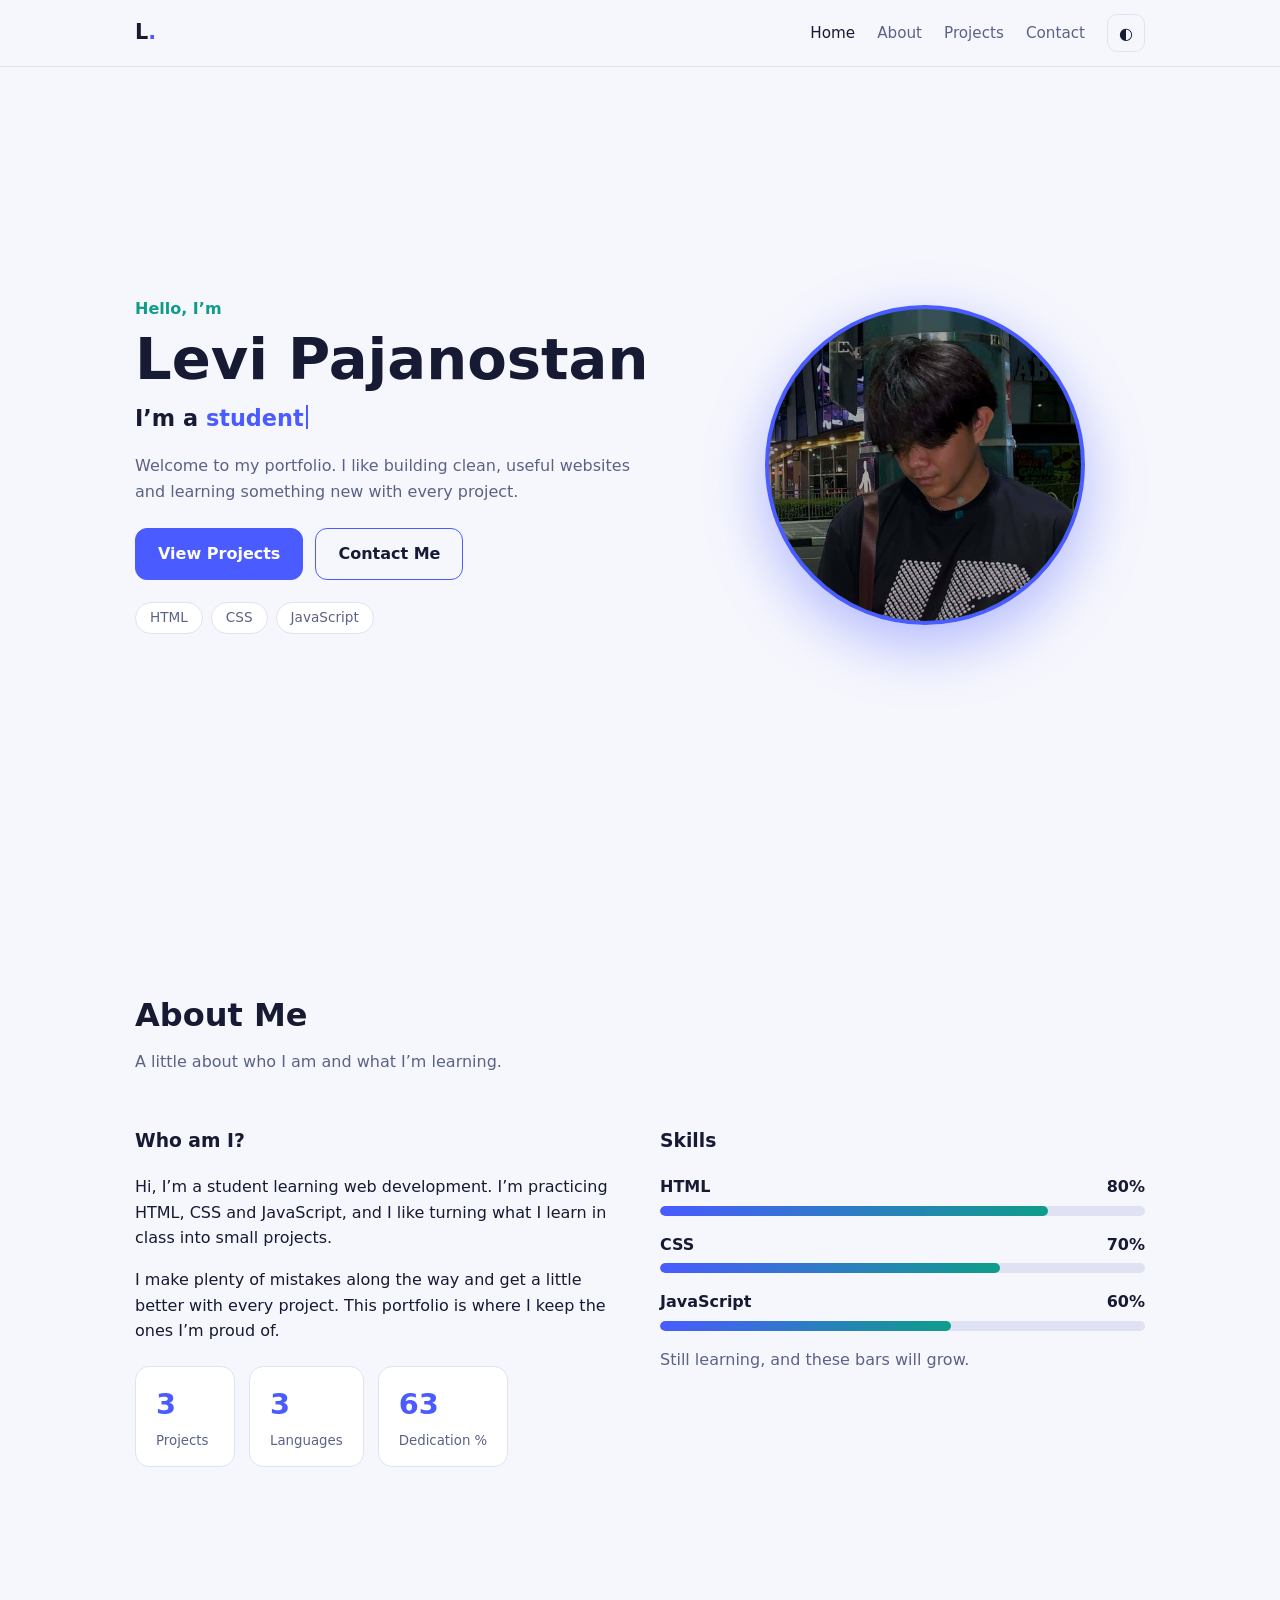
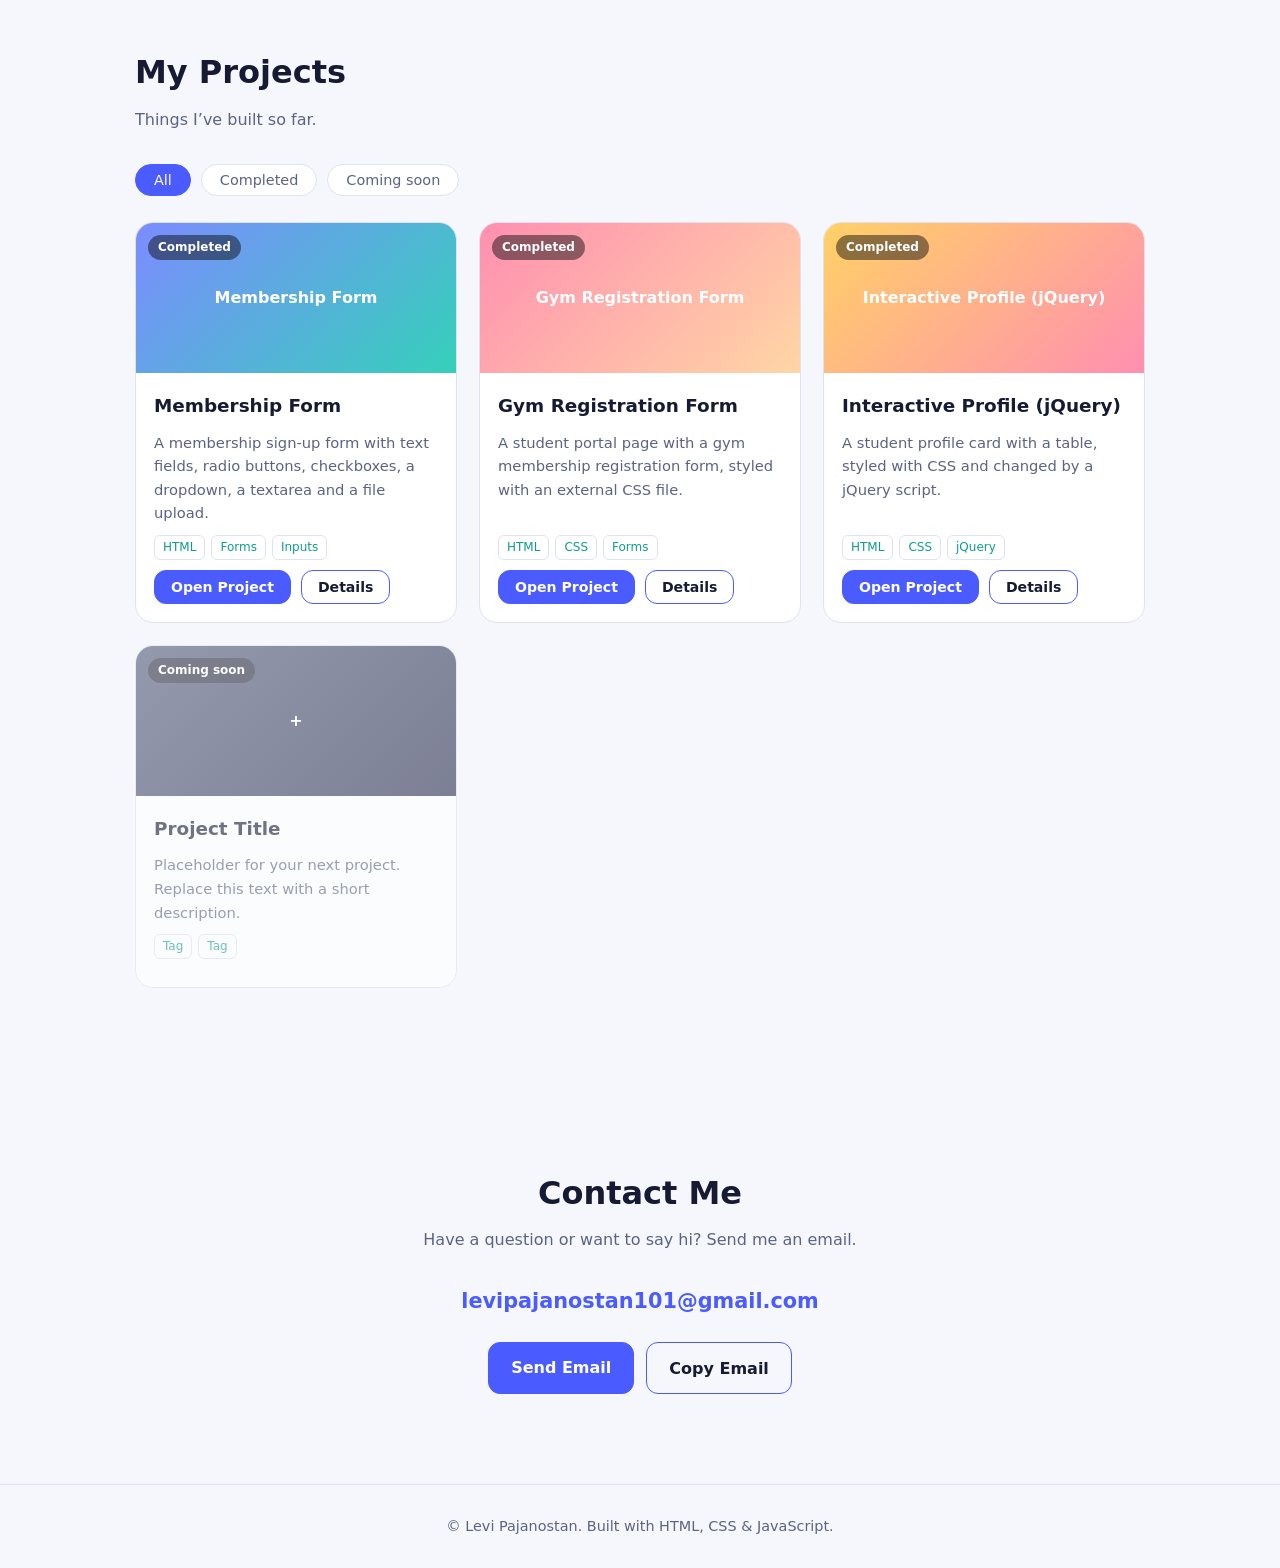
<file: luis-portfolio/index.html>
<!DOCTYPE html>
<html lang="en">
<head>
<meta charset="utf-8">
<meta name="viewport" content="width=device-width, initial-scale=1, viewport-fit=cover">
<title>Levi Pajanostan | Portfolio</title>
<meta name="description" content="Personal portfolio – home, about and projects.">
<style>
:root{--bg:#0f1220;--surface:#181c30;--text:#eef0fa;--muted:#9aa1c0;--accent:#7c8cff;--accent2:#35d0ba;--line:#262b47;box-sizing:border-box;padding-top:env(safe-area-inset-top,0px);padding-bottom:env(safe-area-inset-bottom,0px)}
@media (prefers-color-scheme:light){:root:not([data-theme="dark"]){--bg:#f6f7fd;--surface:#fff;--text:#161a33;--muted:#5b6285;--accent:#4a5bff;--accent2:#0f9d8a;--line:#dfe2f2}}
:root[data-theme="light"]{--bg:#f6f7fd;--surface:#fff;--text:#161a33;--muted:#5b6285;--accent:#4a5bff;--accent2:#0f9d8a;--line:#dfe2f2}
:root[data-theme="dark"]{--bg:#0f1220;--surface:#181c30;--text:#eef0fa;--muted:#9aa1c0;--accent:#7c8cff;--accent2:#35d0ba;--line:#262b47}
*,*::before,*::after{box-sizing:border-box}
html{scroll-behavior:smooth;scroll-padding-top:calc(70px + env(safe-area-inset-top,0px))}
body{margin:0;background:var(--bg);color:var(--text);font-family:system-ui,-apple-system,"Segoe UI",Roboto,sans-serif;line-height:1.6}
a{color:inherit;text-decoration:none}
section{padding:90px 20px;max-width:1050px;margin:0 auto}
h2{font-size:2rem;margin:0 0 8px}
.sub{color:var(--muted);margin:0 0 32px}
header{position:fixed;top:0;left:0;right:0;z-index:20;background:color-mix(in srgb,var(--bg) 85%,transparent);backdrop-filter:blur(10px);border-bottom:1px solid var(--line);padding-top:env(safe-area-inset-top,0px)}
nav{max-width:1050px;margin:0 auto;display:flex;align-items:center;justify-content:space-between;padding:14px 20px}
.logo{font-weight:800;font-size:1.3rem}.logo span{color:var(--accent)}
.links{display:flex;gap:22px;align-items:center}
.links a{color:var(--muted);font-weight:500;font-size:.95rem}.links a:hover,.links a.on{color:var(--text)}
.icon-btn{background:none;border:1px solid var(--line);color:var(--text);border-radius:10px;width:38px;height:38px;cursor:pointer;font-size:1rem}
.burger{display:none}
.hero{min-height:100vh;display:grid;grid-template-columns:1.2fr 1fr;gap:40px;align-items:center;padding-top:120px}
.hello{color:var(--accent2);font-weight:600;margin:0}
.hero h1{font-size:clamp(2.2rem,6vw,3.6rem);line-height:1.1;margin:6px 0 10px}
.role{font-size:1.4rem;font-weight:600;margin:0 0 14px}.role span{color:var(--accent)}
.cursor{display:inline-block;width:2px;height:1.1em;background:var(--accent);margin-left:2px;vertical-align:-3px;animation:blink 1s steps(1) infinite}
@keyframes blink{50%{opacity:0}}
.lead{color:var(--muted);max-width:520px}
.btns{display:flex;gap:12px;flex-wrap:wrap;margin-top:24px}
.btn{display:inline-block;padding:12px 22px;border-radius:12px;font-weight:600;border:1px solid var(--accent);cursor:pointer;font-size:1rem;font-family:inherit}
.btn.p{background:var(--accent);color:#fff}.btn.s{background:none;color:var(--text)}
.btn:hover{transform:translateY(-2px);transition:transform .15s}
.avatar{width:min(320px,80%);aspect-ratio:1;margin:0 auto;border-radius:50%;overflow:hidden;background:linear-gradient(135deg,var(--accent),var(--accent2));display:grid;place-items:center;font-size:6rem;font-weight:800;color:#fff;border:4px solid var(--accent);box-shadow:0 20px 60px color-mix(in srgb,var(--accent) 40%,transparent)}
.avatar img{width:100%;height:100%;object-fit:cover;display:block}
.chips{display:flex;gap:8px;flex-wrap:wrap;margin-top:22px}
.chip{background:var(--surface);border:1px solid var(--line);border-radius:999px;padding:4px 14px;font-size:.85rem;color:var(--muted)}
.about{display:grid;grid-template-columns:1fr 1fr;gap:40px}
.stats{display:flex;gap:14px;margin-top:22px;flex-wrap:wrap}
.stat{background:var(--surface);border:1px solid var(--line);border-radius:14px;padding:14px 20px;min-width:100px}
.stat b{font-size:1.8rem;color:var(--accent);display:block}.stat small{color:var(--muted)}
.skill{margin-bottom:16px}.skill div{display:flex;justify-content:space-between;font-weight:600;margin-bottom:6px}
.bar{height:10px;background:var(--line);border-radius:99px;overflow:hidden}
.bar i{display:block;height:100%;width:0;background:linear-gradient(90deg,var(--accent),var(--accent2));border-radius:99px;transition:width 1.2s ease}
.filters{display:flex;gap:10px;margin-bottom:26px;flex-wrap:wrap}
.f{background:var(--surface);border:1px solid var(--line);color:var(--muted);border-radius:999px;padding:7px 18px;cursor:pointer;font-family:inherit;font-size:.9rem}
.f.on{background:var(--accent);color:#fff;border-color:var(--accent)}
.grid{display:grid;grid-template-columns:repeat(auto-fill,minmax(270px,1fr));gap:22px}
.card{background:var(--surface);border:1px solid var(--line);border-radius:18px;overflow:hidden;display:flex;flex-direction:column;transition:transform .2s}
.card:hover{transform:translateY(-5px)}
.thumb{height:150px;display:grid;place-items:center;font-weight:700;color:#fff;position:relative}
.badge{position:absolute;top:12px;left:12px;font-size:.75rem;background:rgba(0,0,0,.45);padding:3px 10px;border-radius:99px}
.body{padding:18px;display:flex;flex-direction:column;gap:10px;flex:1}
.body h3{margin:0;font-size:1.15rem}.body p{margin:0;color:var(--muted);font-size:.92rem;flex:1}
.tags{display:flex;gap:6px;flex-wrap:wrap}.tags span{font-size:.75rem;border:1px solid var(--line);border-radius:6px;padding:2px 8px;color:var(--accent2)}
.row{display:flex;gap:10px}.row .btn{padding:8px 16px;font-size:.88rem}
.card.soon{opacity:.6}.hide{display:none}
.contact{text-align:center}
.mail{font-size:1.3rem;font-weight:600;color:var(--accent);word-break:break-all}
.contact .btns{justify-content:center}
footer{text-align:center;color:var(--muted);padding:30px 20px calc(30px + env(safe-area-inset-bottom,0px));border-top:1px solid var(--line);font-size:.9rem}
#top{position:fixed;right:18px;bottom:calc(18px + env(safe-area-inset-bottom,0px));width:44px;height:44px;border-radius:50%;border:none;background:var(--accent);color:#fff;font-size:1.2rem;cursor:pointer;opacity:0;pointer-events:none;transition:opacity .2s;z-index:15}
#top.show{opacity:1;pointer-events:auto}
.modal{position:fixed;inset:0;background:rgba(0,0,0,.6);display:none;align-items:center;justify-content:center;padding:20px;z-index:30}
.modal.open{display:flex}
.box{background:var(--surface);border:1px solid var(--line);border-radius:18px;padding:26px;max-width:440px;width:100%;position:relative}
.box h3{margin-top:0}.x{position:absolute;top:10px;right:14px;background:none;border:none;color:var(--text);font-size:1.6rem;cursor:pointer}
.box.wide{max-width:780px;max-height:90vh;overflow:auto;padding:0}
.mf{background:#fff;color:#000;font-family:"Times New Roman",Times,serif;line-height:1.35;text-align:left}
.mf a{color:#0000ee;text-decoration:underline}
.mf p{margin:1em 0}.mf h1{font-size:2em;margin:.67em 0}.mf h3{font-size:1.17em;margin:1em 0}.mf h5{font-size:.83em;margin:1.2em 0}
.mf input,.mf select,.mf textarea{font-family:system-ui,sans-serif;font-size:.95rem}
.mf .x{color:#000;background:rgba(255,255,255,.7);border-radius:8px;width:32px;line-height:1;z-index:2}
.box.wide>.x{color:#000;background:rgba(255,255,255,.7);border-radius:8px;width:32px;line-height:1;z-index:2}
.mf2{background:beige;color:black;text-align:left}
.mf2 *{margin:0;padding:0;color:black;font-family:"Hobo Std",Chiller,serif}
.mf2 input,.mf2 select,.mf2 textarea{max-width:100%}
.pf{background:#fff;color:#000;font-family:Georgia,"Times New Roman",Times,serif;text-align:center;padding:50px 8px 8px;overflow-x:auto}
.pcard{background:pink;width:auto;padding:20px;border-radius:10px;border:solid 5px black}
.pf h1{font-size:2em;margin:.67em 0}.pf h2{font-size:1.5em;margin:.83em 0}.pf p{margin:1em 0}
.pf button{background:palevioletred;color:black;border:none;padding:10px 35px;border-radius:25px;font-family:inherit;font-size:13.33px;cursor:pointer;margin:2px}
.pf table{margin:0 auto}.pf th,.pf td{padding:1px 4px}
.toast{position:fixed;left:50%;bottom:calc(30px + env(safe-area-inset-bottom,0px));transform:translate(-50%,30px);background:var(--accent2);color:#06231f;padding:10px 20px;border-radius:99px;font-weight:600;opacity:0;transition:.3s;z-index:40}
.toast.show{opacity:1;transform:translate(-50%,0)}
.rv{opacity:0;transform:translateY(24px);transition:.7s}.rv.in{opacity:1;transform:none}
@media (max-width:760px){
.hero,.about{grid-template-columns:1fr}.hero{text-align:center;padding-top:110px}.lead{margin:0 auto}.btns,.chips{justify-content:center}.avatar{order:-1;width:200px}
.burger{display:inline-block}
.links{position:absolute;top:100%;left:0;right:0;background:var(--bg);border-bottom:1px solid var(--line);flex-direction:column;padding:16px;display:none}
.links.open{display:flex}
}
</style>
</head>
<body>
<header><nav>
<a href="#home" class="logo">L<span>.</span></a>
<div class="links" id="links">
<a href="#home" class="on">Home</a><a href="#about">About</a><a href="#projects">Projects</a><a href="#contact">Contact</a>
<button class="icon-btn" id="theme" aria-label="Toggle theme">◐</button>
</div>
<button class="icon-btn burger" id="burger" aria-label="Menu">☰</button>
</nav></header>

<section class="hero" id="home">
<div>
<p class="hello">Hello, I’m</p>
<h1 id="name">Levi Pajanostan</h1>
<p class="role">I’m a <span id="typed"></span><i class="cursor"></i></p>
<p class="lead">Welcome to my portfolio. I like building clean, useful websites and learning something new with every project.</p>
<div class="btns"><a class="btn p" href="#projects">View Projects</a><a class="btn s" href="#contact">Contact Me</a></div>
<div class="chips"><span class="chip">HTML</span><span class="chip">CSS</span><span class="chip">JavaScript</span></div>
</div>
<div class="avatar"><img id="photo" alt="Portrait of Levi Pajanostan" src="[data-uri]"></div>
</section>

<section id="about">
<div class="rv"><h2>About Me</h2><p class="sub">A little about who I am and what I’m learning.</p></div>
<div class="about rv">
<div>
<h3>Who am I?</h3>
<p>Hi, I’m a student learning web development. I’m practicing HTML, CSS and JavaScript, and I like turning what I learn in class into small projects.</p>
<p>I make plenty of mistakes along the way and get a little better with every project. This portfolio is where I keep the ones I’m proud of.</p>
<div class="stats">
<div class="stat"><b data-n="3">0</b><small>Projects</small></div>
<div class="stat"><b data-n="3">0</b><small>Languages</small></div>
<div class="stat"><b data-n="100">0</b><small>Dedication %</small></div>
</div>
</div>
<div id="skills">
<h3>Skills</h3>
<div class="skill"><div><span>HTML</span><span>80%</span></div><div class="bar"><i data-w="80"></i></div></div>
<div class="skill"><div><span>CSS</span><span>70%</span></div><div class="bar"><i data-w="70"></i></div></div>
<div class="skill"><div><span>JavaScript</span><span>60%</span></div><div class="bar"><i data-w="60"></i></div></div>
<p class="sub">Still learning, and these bars will grow.</p>
</div>
</div>
</section>

<section id="projects">
<div class="rv"><h2>My Projects</h2><p class="sub">Things I’ve built so far.</p></div>
<div class="filters rv">
<button class="f on" data-f="all">All</button><button class="f" data-f="done">Completed</button><button class="f" data-f="soon">Coming soon</button>
</div>
<div class="grid" id="grid"></div>
</section>

<section class="contact" id="contact">
<div class="rv">
<h2>Contact Me</h2>
<p class="sub">Have a question or want to say hi? Send me an email.</p>
<p class="mail" id="email">levipajanostan101@gmail.com</p>
<div class="btns"><a class="btn p" id="send" href="#">Send Email</a><button class="btn s" id="copy">Copy Email</button></div>
</div>
</section>

<footer>© <span id="foot">Levi Pajanostan</span>. Built with HTML, CSS &amp; JavaScript.</footer>
<button id="top" aria-label="Back to top">↑</button>

<div class="modal" id="modal"><div class="box"><button class="x" id="close" aria-label="Close">×</button><h3 id="mt"></h3><p id="md"></p><div class="tags" id="mg"></div></div></div>
<div class="modal" id="demo"><div class="box wide"><div class="mf"><button class="x" id="demoClose" aria-label="Close">×</button>
<div style="background-color:rgb(43,198,226);text-align:center;padding:10px"><h1>LECI ARTICLE</h1><p>LEVI PAGE</p></div>
<div style="background-color:rgb(131,204,131);text-align:center;padding:10px"><a href="#">Home</a> &nbsp; &nbsp; <a href="#">About</a> &nbsp; &nbsp; <a href="#">Contact</a></div>
<div style="padding:10px 20px">
<h3>MEMBERSHIP FORM</h3>
<form id="mform">
<b><p>Full name:</p></b><input type="text" name="FULL NAME">
<b><p>Password:</p></b><input type="password" name="PASSWORD">
<b><p>Email:</p></b><input type="text" name="EMAIL">
<b><p>Age:</p></b><input type="text" name="AGE">
<b><p>Gender:</p></b><input type="radio" name="Gender" value="Male"> Male <input type="radio" name="Gender" value="Female"> Female
<b><p>Member type:</p></b><select name="dropdown"><option value="VIP" selected>VIP</option><option value="REGULAR">REGULAR</option></select>
<b><p>Exercise type:</p></b><input type="checkbox" name="PROGRESSION"> Progression <input type="checkbox" name="WEAK"> Weak <input type="checkbox" name="WAG KA NA"> Wag ka na
<b><p>Tell us gaano ka kahina:</p></b><textarea rows="5" cols="50" name="description" placeholder="Enter description here..." style="max-width:100%"></textarea>
<b><p>TINGIN KATAWAN MO:</p></b><p><input type="file" name="fileupload" accept="image/*"></p>
<p><input type="submit" value="Submit"> <input type="reset" value="Reset"></p>
</form></div>
<div style="background-color:rgb(221,91,68);text-align:center;padding:10px"><h3>2026 NA PERO SAYO PARIN TALAGA</h3><h5>meowmeowmeow</h5><h5>arfarfarfarf</h5><h5>moomoomoomoo</h5></div>
</div></div></div>
<div class="modal" id="demo2"><div class="box wide"><button class="x" id="demoClose2" aria-label="Close">×</button>
<div class="mf2">
<div style="background-color:Pink;text-align:center;padding:10px"><h1>MY PERSONAL WEBSITE</h1><p>STUDENTS PERSONAL PORTAL</p></div>
<div style="background-color:beige;text-align:center;padding:10px"><a href="#">Home</a> &nbsp; &nbsp; <a href="#">Registration</a> &nbsp; &nbsp; <a href="#">Grades</a> &nbsp; &nbsp; <a href="#">Profile</a></div>
<div>
<div>GYM REGISTRATION FORM</div>
<h3>MEMBERSHIP FORM</h3>
<form id="mform2">
<b><p>Full name:</p></b><input type="text" name="FULL NAME">
<b><p>Password:</p></b><input type="password" name="PASSWORD">
<b><p>Email:</p></b><input type="text" name="EMAIL">
<b><p>Age:</p></b><input type="text" name="AGE">
<b><p>Gender:</p></b><input type="radio" name="Gender2" value="Male"> Male <input type="radio" name="Gender2" value="Female"> Female
<b><p>Member type:</p></b><select name="dropdown"><option value="VIP" selected>VIP</option><option value="REGULAR">REGULAR</option></select>
<b><p>Exercise type:</p></b><input type="checkbox" name="PROGRESSION"> Progression <input type="checkbox" name="WEAK"> Weak <input type="checkbox" name="WAG KA NA"> Wag ka na
<b><p>Tell us gaano ka kahina:</p></b><textarea rows="5" cols="50" name="description" placeholder="Enter description here..."></textarea>
<b><p>TINGIN KATAWAN MO:</p></b><p><input type="file" name="fileupload" accept="image/*"></p>
<br>
<input type="submit" value="Submit"> <input type="reset" value="Reset">
</form></div>
<div style="background-color:PINK;text-align:center;padding:10px"><h3>2026 BOXING WEBSITE</h3><h5>COPYRIGHTS</h5></div>
</div></div></div>
<div class="modal" id="demo3"><div class="box wide"><button class="x" id="demoClose3" aria-label="Close">×</button>
<div class="pf"><div class="pcard">
<h1 id="title">WELCOME STUDENTS!!</h1>
<p class="intro">WELCOME TO MY INTERACTIVE PROFILE.</p>
<h2>Student Information</h2>
<p>Name: Juan</p><p>Course: BSIT</p><p>Year Level: 3rd Year</p>
<br><br>
<button id="btnChangeTitle">Change Title</button> <button id="btnHideProfile">Hide Profile</button> <button id="ShowProfile">Show Profile</button>
<br><br>
<p id="message">Output</p>
<br><br>
<center><table border="1">
<tr><th>No.</th><th>Name</th><th>Section</th><th>Course</th><th>Year Level</th></tr>
<tr><td>1</td><td>2</td><td>3</td><td>4</td><td>5</td></tr>
<tr><td>Dogi</td><td>Catcat</td><td>Lionel</td><td>Tigger</td></tr>
<tr><td>BSIT11E</td><td>BSCS41D</td><td>BSHM22B</td><td>BSENTREP23A</td></tr>
<tr><td>Dog</td><td>Dogq</td><td>Doga</td><td>Dogi</td></tr>
</table></center>
</div></div></div></div>
<div class="toast" id="toast">Email copied!</div>

<script src="https://code.jquery.com/jquery-3.7.1.min.js"></script>
<script>
/* ===== EDIT THESE ===== */
var ME = {
  name: "Levi Pajanostan",
  email: "levipajanostan101@gmail.com",
  roles: ["student", "web developer", "problem solver", "lifelong learner"],
  projects: [
    {t:"Membership Form", d:"A membership sign-up form with text fields, radio buttons, checkboxes, a dropdown, a textarea and a file upload.", d_long:"Made for class to practice HTML form elements. Press Open Project to see the form’s output, and try filling it in.", tags:["HTML","Forms","Inputs"], done:true, c:["#7c8cff","#35d0ba"], link:"#", demo:1},
    {t:"Gym Registration Form", d:"A student portal page with a gym membership registration form, styled with an external CSS file.", d_long:"Made for class. It has a pink header, a nav bar, a registration form and a footer, with a linked Design.css. Press Open Project to see the output.", tags:["HTML","CSS","Forms"], done:true, c:["#ff8fb1","#ffd6a5"], link:"#", demo:2},
    {t:"Interactive Profile (jQuery)", d:"A student profile card with a table, styled with CSS and changed by a jQuery script.", d_long:"Made for class to practice jQuery selectors. The script turns the intro red, changes the title text, colors the headings and stripes the table rows. Press Open Project to see the output.", tags:["HTML","CSS","jQuery"], done:true, c:["#ffd166","#ff8fb1"], link:"#", demo:3},
    {t:"Project Title", d:"Placeholder for your next project. Replace this text with a short description.", d_long:"Coming soon.", tags:["Tag","Tag"], done:false, c:["#555b7a","#2c3050"], link:"#"}
  ]
};
/* ====================== */
var $=function(s){return document.querySelector(s)},$$=function(s){return Array.prototype.slice.call(document.querySelectorAll(s))};
$("#name").textContent=ME.name;$("#foot").textContent=ME.name;
$("#email").textContent=ME.email;$("#send").href="mailto:"+ME.email;document.title=ME.name+" | Portfolio";

/* typing effect */
(function(){var i=0,j=0,del=false,el=$("#typed");
function tick(){var w=ME.roles[i];el.textContent=w.slice(0,j);
if(!del&&j===w.length){del=true;return setTimeout(tick,1400)}
if(del&&j===0){del=false;i=(i+1)%ME.roles.length}
j+=del?-1:1;setTimeout(tick,del?50:100)}tick()})();

/* projects */
var grid=$("#grid");
ME.projects.forEach(function(p,idx){
var c=document.createElement("div");c.className="card"+(p.done?"":" soon");c.dataset.s=p.done?"done":"soon";
c.innerHTML='<div class="thumb" style="background:linear-gradient(135deg,'+p.c[0]+','+p.c[1]+')"><span class="badge">'+(p.done?"Completed":"Coming soon")+'</span>'+(p.done?p.t:"+")+'</div><div class="body"><h3></h3><p></p><div class="tags"></div><div class="row"></div></div>';
c.querySelector("h3").textContent=p.t;c.querySelector("p").textContent=p.d;
p.tags.forEach(function(t){var s=document.createElement("span");s.textContent=t;c.querySelector(".tags").appendChild(s)});
var row=c.querySelector(".row");
if(p.done){row.innerHTML=(p.demo?'<button class="btn p" data-demo="'+p.demo+'">Open Project</button>':'<a class="btn p" href="'+p.link+'">Open Project</a>')+'<button class="btn s" data-i="'+idx+'">Details</button>'}
grid.appendChild(c)});
$$(".f").forEach(function(b){b.onclick=function(){$$(".f").forEach(function(x){x.classList.remove("on")});b.classList.add("on");
$$(".card").forEach(function(c){c.classList.toggle("hide",b.dataset.f!=="all"&&c.dataset.s!==b.dataset.f)})}});
grid.addEventListener("click",function(e){if(e.target.dataset.demo){$("#demo"+(e.target.dataset.demo==="1"?"":e.target.dataset.demo)).classList.add("open");return}var i=e.target.dataset.i;if(i===undefined)return;var p=ME.projects[i];
$("#mt").textContent=p.t;$("#md").textContent=p.d_long;$("#mg").innerHTML="";
p.tags.forEach(function(t){var s=document.createElement("span");s.textContent=t;$("#mg").appendChild(s)});$("#modal").classList.add("open")});
$("#close").onclick=function(){$("#modal").classList.remove("open")};
$("#modal").onclick=function(e){if(e.target===this)this.classList.remove("open")};
$("#demoClose").onclick=function(){$("#demo").classList.remove("open")};
$("#demoClose2").onclick=function(){$("#demo2").classList.remove("open")};
$("#demoClose3").onclick=function(){$("#demo3").classList.remove("open")};
$("#demo3").onclick=function(e){if(e.target===this)this.classList.remove("open")};
if(window.jQuery){jQuery(function(){var d=function(s){return jQuery("#demo3 "+s)};
d(".intro").css("color","red");d("#title").text("Goodmorning Hasta");d("h1").css("color","yellow");
d("tr:even").css("background","lightblue");d("tr:odd").css("background","pink")})}
$("#demo2").onclick=function(e){if(e.target===this)this.classList.remove("open")};
$("#mform2").onsubmit=function(e){e.preventDefault();var t=$("#toast");t.textContent="Form submitted!";t.classList.add("show");setTimeout(function(){t.classList.remove("show");t.textContent="Email copied!"},1800)};
$("#demo").onclick=function(e){if(e.target===this)this.classList.remove("open")};
$$("#demo a,#demo2 a").forEach(function(a){a.onclick=function(e){e.preventDefault()}});
$("#mform").onsubmit=function(e){e.preventDefault();var t=$("#toast");t.textContent="Form submitted!";t.classList.add("show");setTimeout(function(){t.classList.remove("show");t.textContent="Email copied!"},1800)};

/* copy email */
function toast(){var t=$("#toast");t.classList.add("show");setTimeout(function(){t.classList.remove("show")},1800)}
$("#copy").onclick=function(){
function fb(){var a=document.createElement("textarea");a.value=ME.email;document.body.appendChild(a);a.select();try{document.execCommand("copy")}catch(e){}a.remove();toast()}
try{navigator.clipboard.writeText(ME.email).then(toast,fb)}catch(e){fb()}};

/* theme + menu */
$("#theme").onclick=function(){var r=document.documentElement,dark=r.dataset.theme?r.dataset.theme==="dark":!matchMedia("(prefers-color-scheme: light)").matches;r.dataset.theme=dark?"light":"dark"};
$("#burger").onclick=function(){$("#links").classList.toggle("open")};
$$("#links a").forEach(function(a){a.onclick=function(){$("#links").classList.remove("open")}});

/* scroll: back to top, active link, reveal, counters, bars */
$("#top").onclick=function(){window.scrollTo({top:0,behavior:"smooth"})};
window.addEventListener("scroll",function(){$("#top").classList.toggle("show",scrollY>500);
var cur="home";["home","about","projects","contact"].forEach(function(id){if($("#"+id).getBoundingClientRect().top<200)cur=id});
$$(".links a").forEach(function(a){a.classList.toggle("on",a.getAttribute("href")==="#"+cur)})});
function count(el){var n=+el.dataset.n,v=0,s=Math.max(1,Math.ceil(n/40));var t=setInterval(function(){v=Math.min(n,v+s);el.textContent=v;if(v>=n)clearInterval(t)},30)}
var io=new IntersectionObserver(function(es){es.forEach(function(e){if(!e.isIntersecting)return;e.target.classList.add("in");
e.target.querySelectorAll("[data-n]").forEach(count);e.target.querySelectorAll("[data-w]").forEach(function(b){b.style.width=b.dataset.w+"%"});io.unobserve(e.target)})},{threshold:.2});
$$(".rv").forEach(function(r){io.observe(r)});
</script>
</body>
</html>
</file>
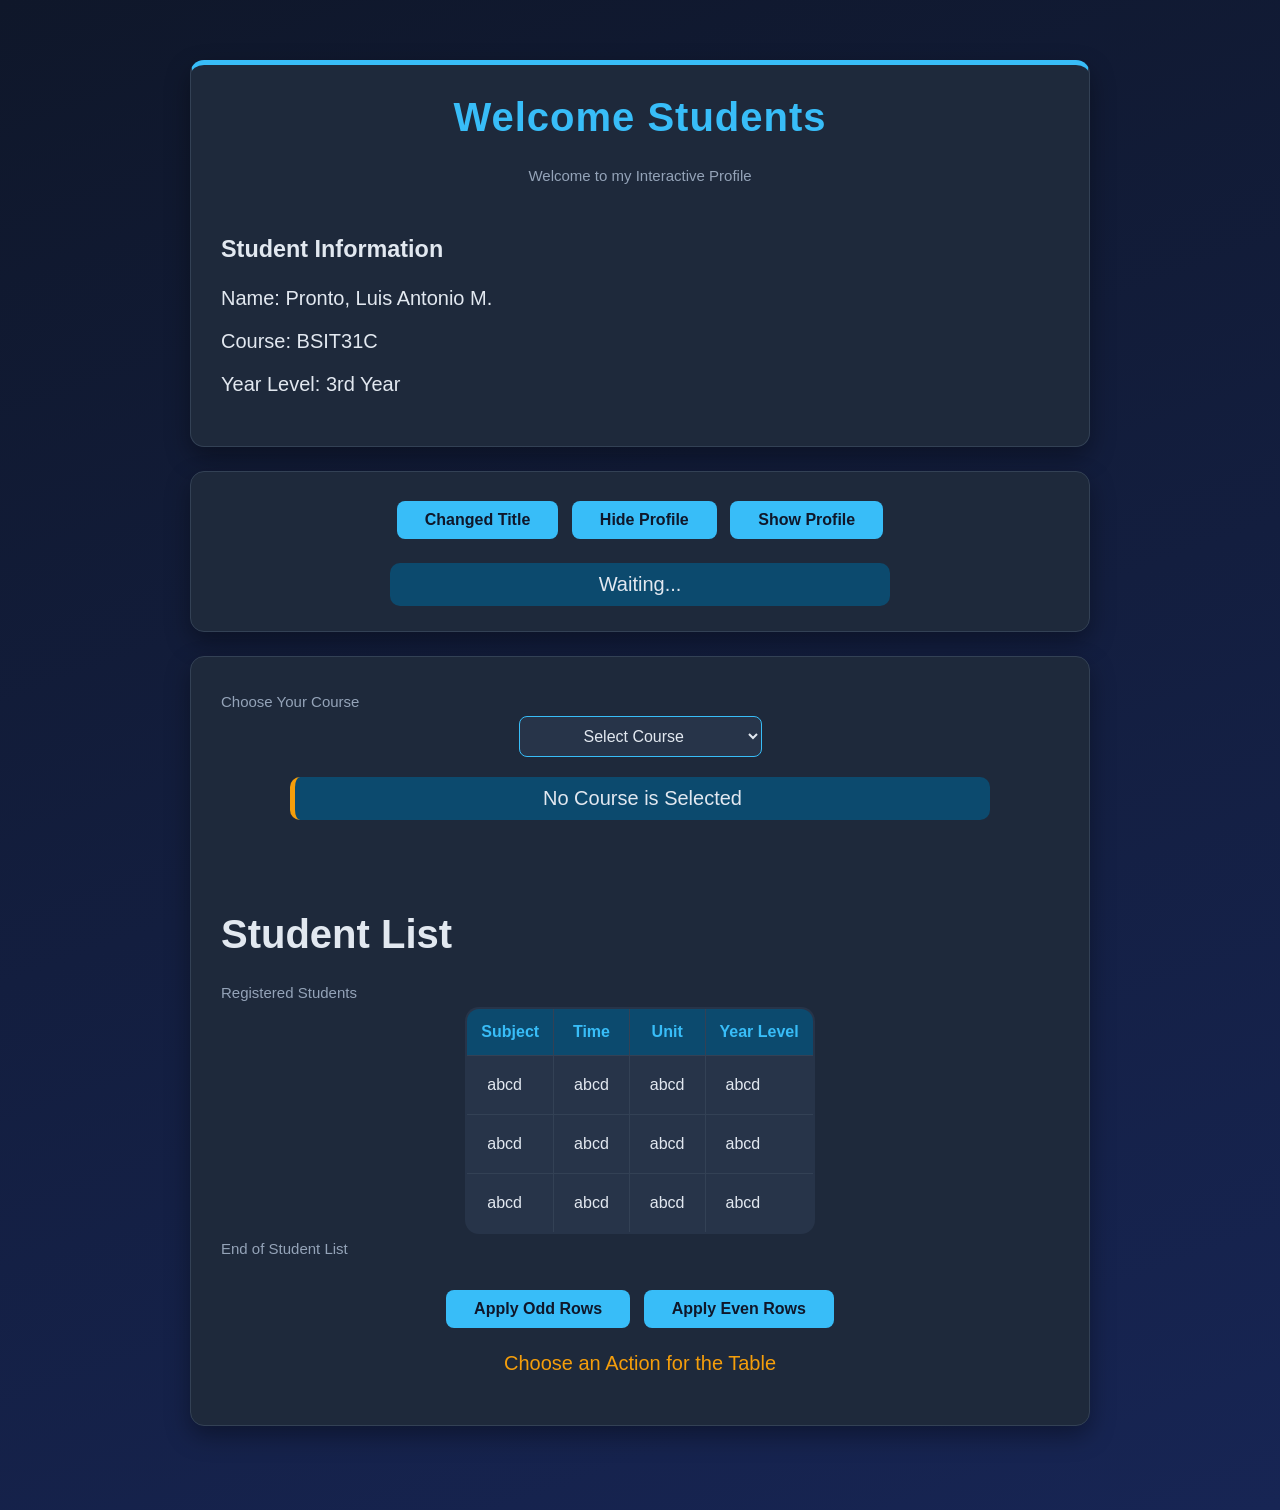
<file: luis-portfolio/interactive-profile/index.html>
<!DOCTYPE html>
<html lang="en">
<head>
    <meta charset="UTF-8">
    <meta name="viewport" content="width=device-width, initial-scale=1.0">
    <title>Interactive Profile</title>
    <link rel="stylesheet" href="main.css">
    <script src="https://code.jquery.com/jquery-3.7.1.min.js"></script>
</head>
<body>

    <div class="panel-profile" id="profilePanel">
        <h1 id="mainHeading">Welcome Students</h1>
        <h6>Welcome to my Interactive Profile</h6>
        <br>
        <h3 style="text-align: start;">Student Information</h3>
        <p style="text-align: start;">Name: Pronto, Luis Antonio M.</p>
        <p style="text-align: start;">Course: BSIT31C</p>
        <p style="text-align: start;">Year Level: 3rd Year</p>
    </div>

    <div class="panel-controls">
        <button id="btnTitle">Changed Title</button>
        <button id="btnHide">Hide Profile</button>
        <button id="btnShow">Show Profile</button>

        <p id="statusText">Waiting...</p>
    </div>

    <div class="panel-main">
        <h6 style="text-align: start;">Choose Your Course</h6>
        <select name="" id="courseSelect">
            <option value="No Course is Selected">Select Course</option>
            <option value="Bachelor of Science in Information Technology">BSIT</option>
            <option value="Bachelor of Science in Computer Science">BSCS</option>
            <option value="Bachelor of Science in Hospitality Management">BSHM</option>
        </select>
        <p id="courseOutput" class="course-output">No Course is Selected</p>
        <br><br>

        <h1 style="text-align: start;">Student List</h1>
        <h6 style="text-align: start;">Registered Students</h6>

        <center>
        <table border="3" id="studentTable">
            <tr>
                <th>Subject</th>
                <th>Time</th>
                <th>Unit</th>
                <th>Year Level</th>
            </tr>
            <tr>
                <td>abcd</td>
                <td>abcd</td>
                <td>abcd</td>
                <td>abcd</td>
            </tr>
            <tr>
                <td>abcd</td>
                <td>abcd</td>
                <td>abcd</td>
                <td>abcd</td>
            </tr>
            <tr>
                <td>abcd</td>
                <td>abcd</td>
                <td>abcd</td>
                <td>abcd</td>
            </tr>
        </table>
        <h6 style="text-align: start;">End of Student List</h6>
        <br>
        <button id="btnOdd">Apply Odd Rows</button>
        <button id="btnEven">Apply Even Rows</button>

        <p id="tableStatus">Choose an Action for the Table</p>
        </center>
    </div>

    <script src="script.js"></script>
</body>
</html>
</file>
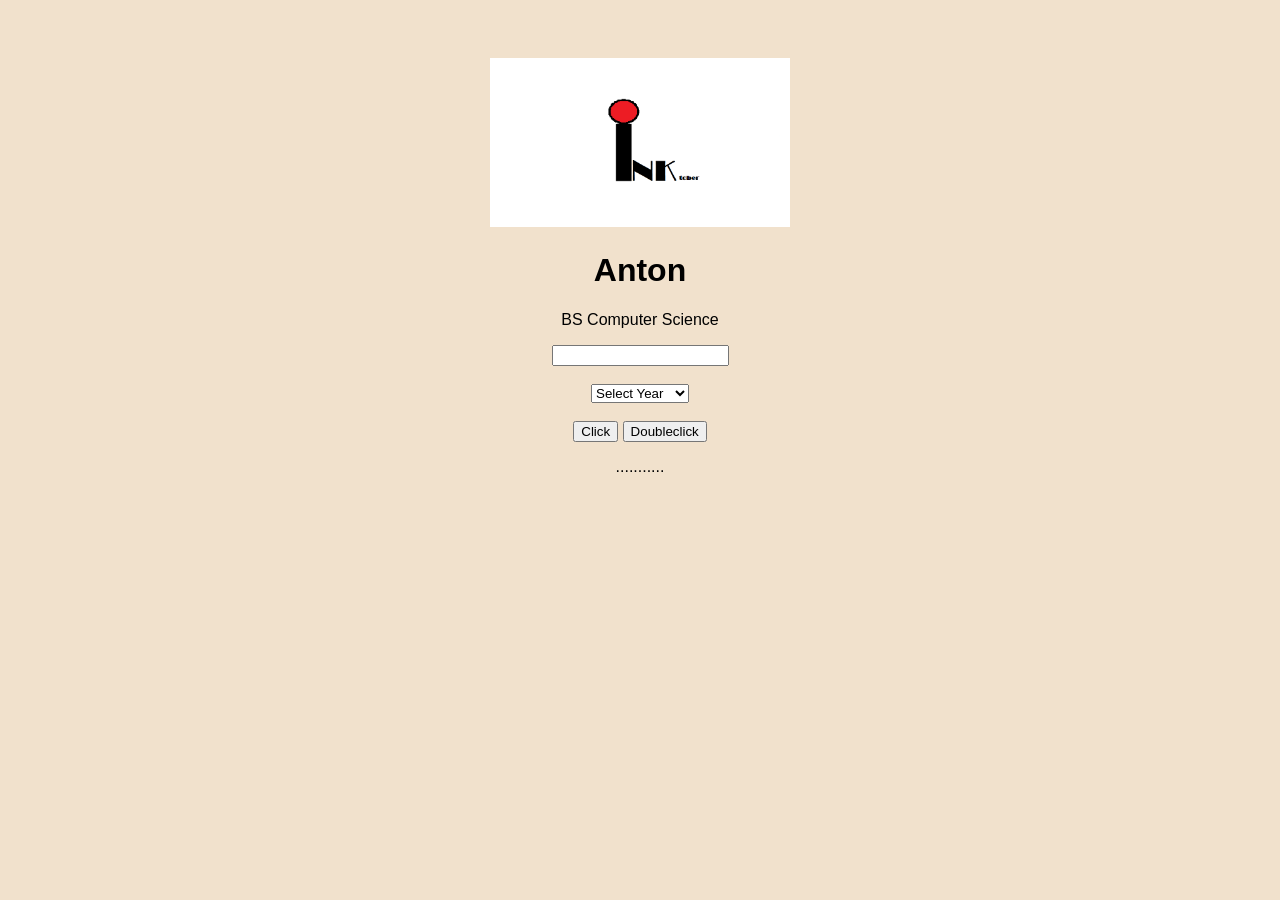
<file: luis-portfolio/front-page/Frontpage.html>
<!DOCTYPE html>
<html lang="en">
<head>
    <meta charset="UTF-8">
    <meta name="viewport" content="width=device-width, initial-scale=1.0">
    <title>Front</title>
    <link rel="stylesheet" href="style.css">
   
</head>
<body>

    <div class="Firstlayer">
<center>

    <img id="larawan" src="Inkprof.png" alt="" style="width: 300px;">
    <h1 id="Text1">Anton</h1>
    <p id="Text2">BS Computer Science</p>
    <input type="text" name="" id="BEBU">
    <br><br>
    
    <select  id="Year">

        <option value="">Select Year</option>
        <option value="First Year">First Year</option>
        <option value="Second Year">Second Year</option>
        <option value="Third Year">Third Year</option>
        <option value="Fourth Year">Forth Year</option>
    </select>
    
  
    <br><br>
    
    <button id="Btn">Click</button>
    <button id="dbclick">Doubleclick</button>
     

    <p id="t3">...........</p>
  </div>
</center>

<script  src = "pronto.js"></script>
</body>
</html>
</file>
<file: luis-portfolio/interactive-profile/main.css>
:root{
    --bg-page: #0f172a;
    --bg-panel: #1e293b;
    --bg-soft: #273449;
    --line: #334155;
    --text-main: #e2e8f0;
    --text-muted: #94a3b8;
    --accent: #38bdf8;
    --accent-dark: #0c4a6e;
    --highlight: #f59e0b;
    --radius: 14px;
}

*{
    box-sizing: border-box;
}

body{
    margin: 0;
    padding: 60px 20px;
    font-family: 'Segoe UI', Tahoma, Verdana, sans-serif;
    background: linear-gradient(160deg, var(--bg-page), #172554);
    color: var(--text-main);
    text-align: center;
    font-size: 20px;
    min-height: 100vh;
}


.panel-profile,
.panel-controls,
.panel-main{
    max-width: 900px;
    margin: 0 auto 24px auto;
    background-color: var(--bg-panel);
    border: 1px solid var(--line);
    border-radius: var(--radius);
    box-shadow: 0 10px 25px rgba(0, 0, 0, 0.35);
}

.panel-profile{
    padding: 30px;
    border-top: 5px solid var(--accent);
}

.panel-profile h1{
    margin-top: 0;
    color: var(--accent);
    letter-spacing: 1px;
}

.panel-profile h6,
.panel-main h6{
    color: var(--text-muted);
    font-size: 15px;
    font-weight: 400;
    margin: 6px 0;
}


.panel-controls{
    padding: 25px;
}

.panel-controls p{
    margin: 20px auto 0 auto;
    max-width: 500px;
    padding: 10px;
    border-radius: 10px;
    background-color: var(--accent-dark);
    color: var(--text-main);
}


.panel-main{
    padding: 30px;
}


button{
    font-family: inherit;
    font-size: 16px;
    cursor: pointer;
    border: none;
    border-radius: 8px;
    padding: 10px 28px;
    margin: 4px;
    background-color: var(--accent);
    color: var(--bg-page);
    font-weight: 600;
    transition: background-color 0.2s, transform 0.1s;
}

button:hover{
    background-color: var(--highlight);
}

button:active{
    transform: scale(0.96);
}


#courseSelect{
    font-family: inherit;
    font-size: 16px;
    border-radius: 8px;
    padding: 10px 60px;
    background-color: var(--bg-soft);
    color: var(--text-main);
    border: 1px solid var(--accent);
}

.course-output{
    margin: 20px auto;
    max-width: 700px;
    padding: 10px;
    border-radius: 10px;
    background-color: var(--accent-dark);
    border-left: 5px solid var(--highlight);
}


#studentTable{
    border-collapse: collapse;
    background-color: var(--bg-soft);
    border: 2px solid var(--line);
    border-radius: var(--radius);
    color: var(--text-main);
    font-size: 16px;
    overflow: hidden;
}

#studentTable th{
    background-color: var(--accent-dark);
    color: var(--accent);
    padding: 14px;
}

#studentTable td{
    padding: 20px;
    border: 1px solid var(--line);
}

#tableStatus{
    color: var(--highlight);
}

@media (max-width: 600px){
    body{ font-size: 16px; padding: 30px 10px; }
    #courseSelect{ padding: 10px 20px; }
    #studentTable td{ padding: 10px; }
}
</file>
<file: luis-portfolio/front-page/style.css>
body{
    font-family: Arial;
    background-color: rgb(241, 225, 204) ;
     text-align: center;
     padding-top: 50px;
}

.FirstLayer{
    background-color: ;

}
</file>
